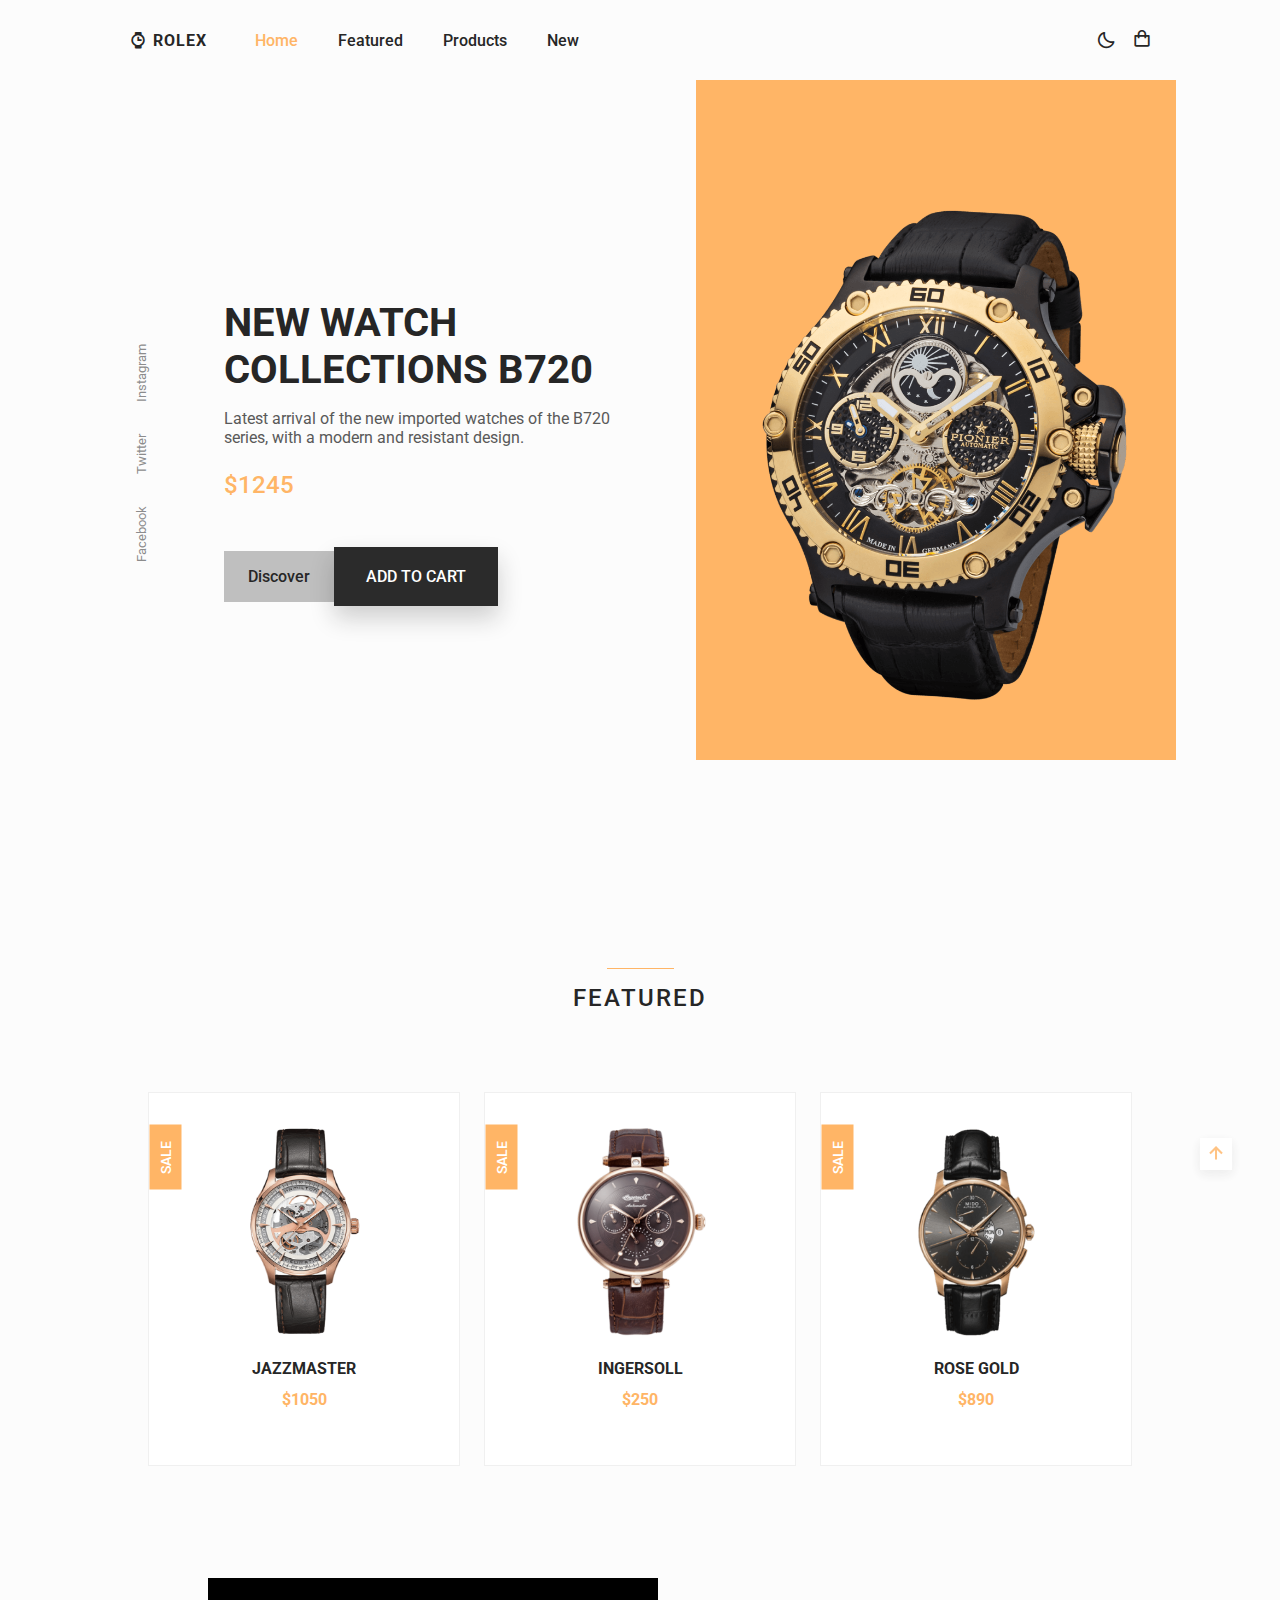
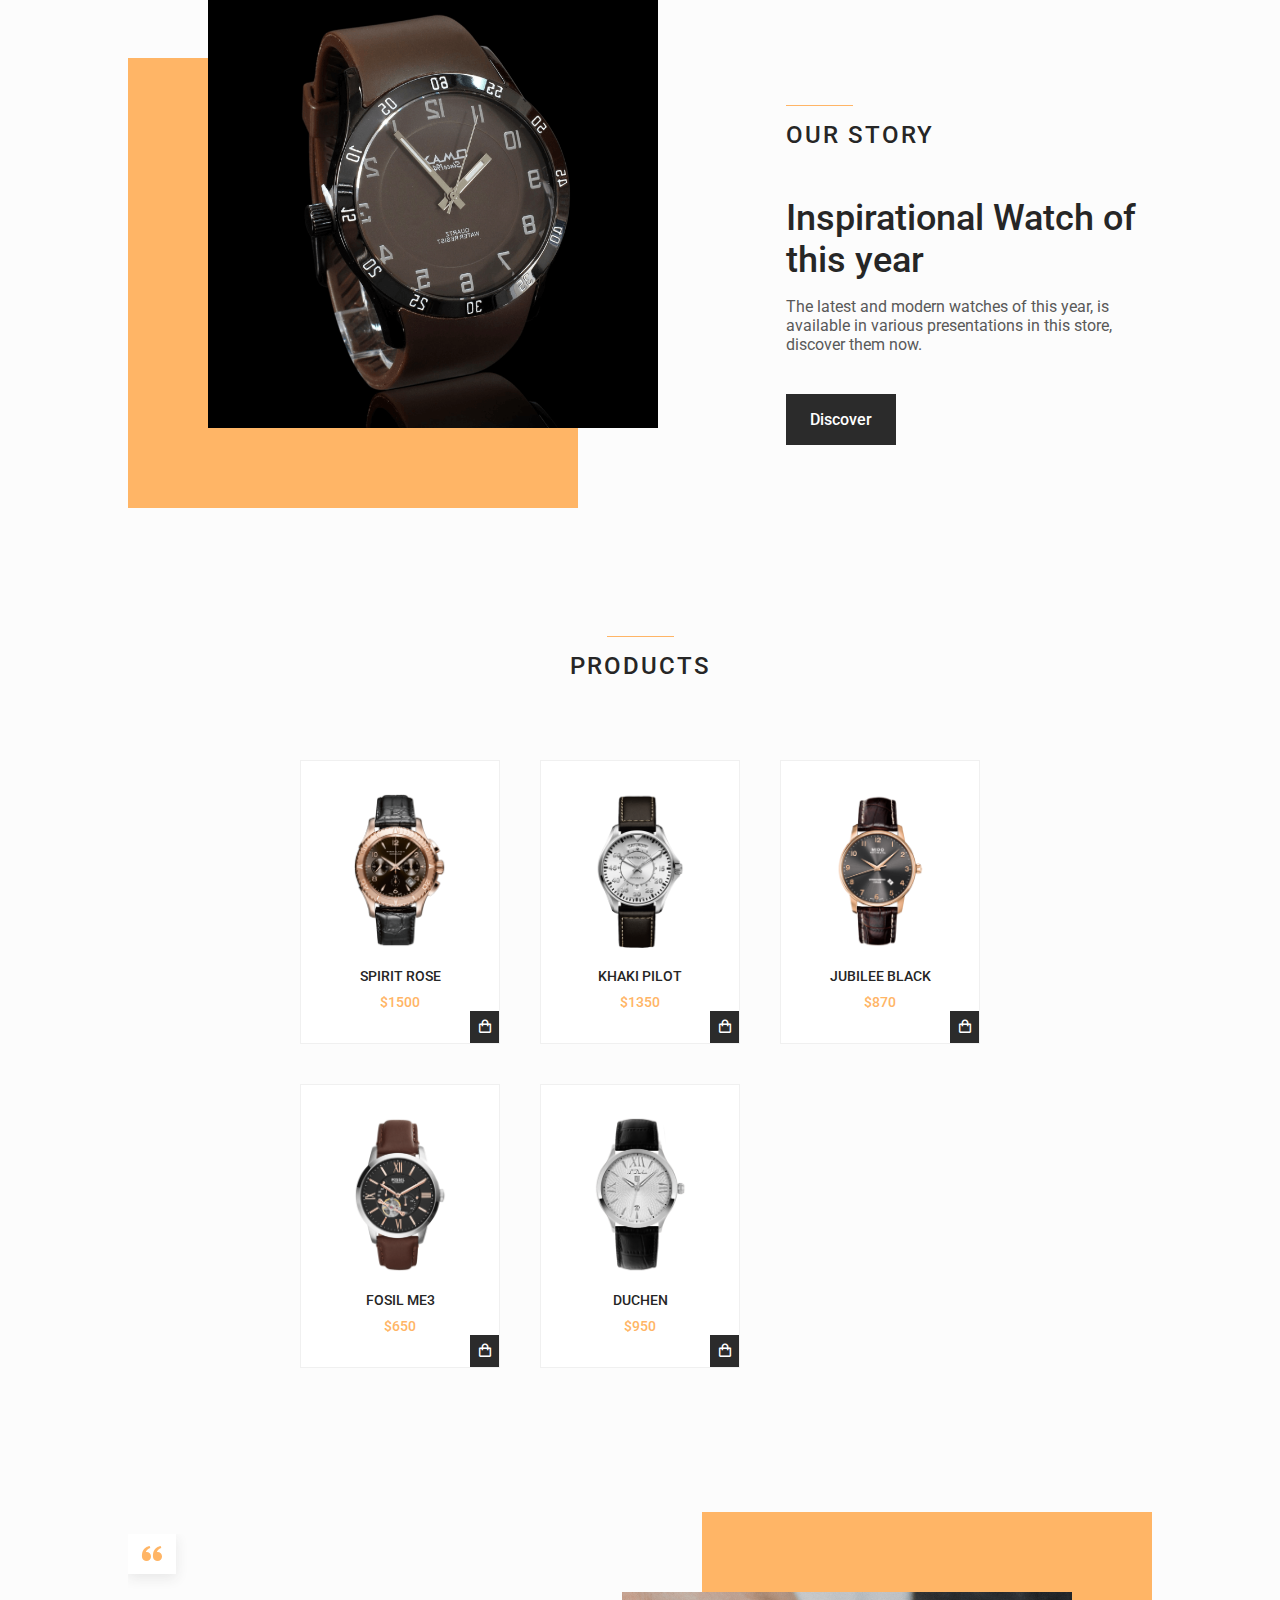
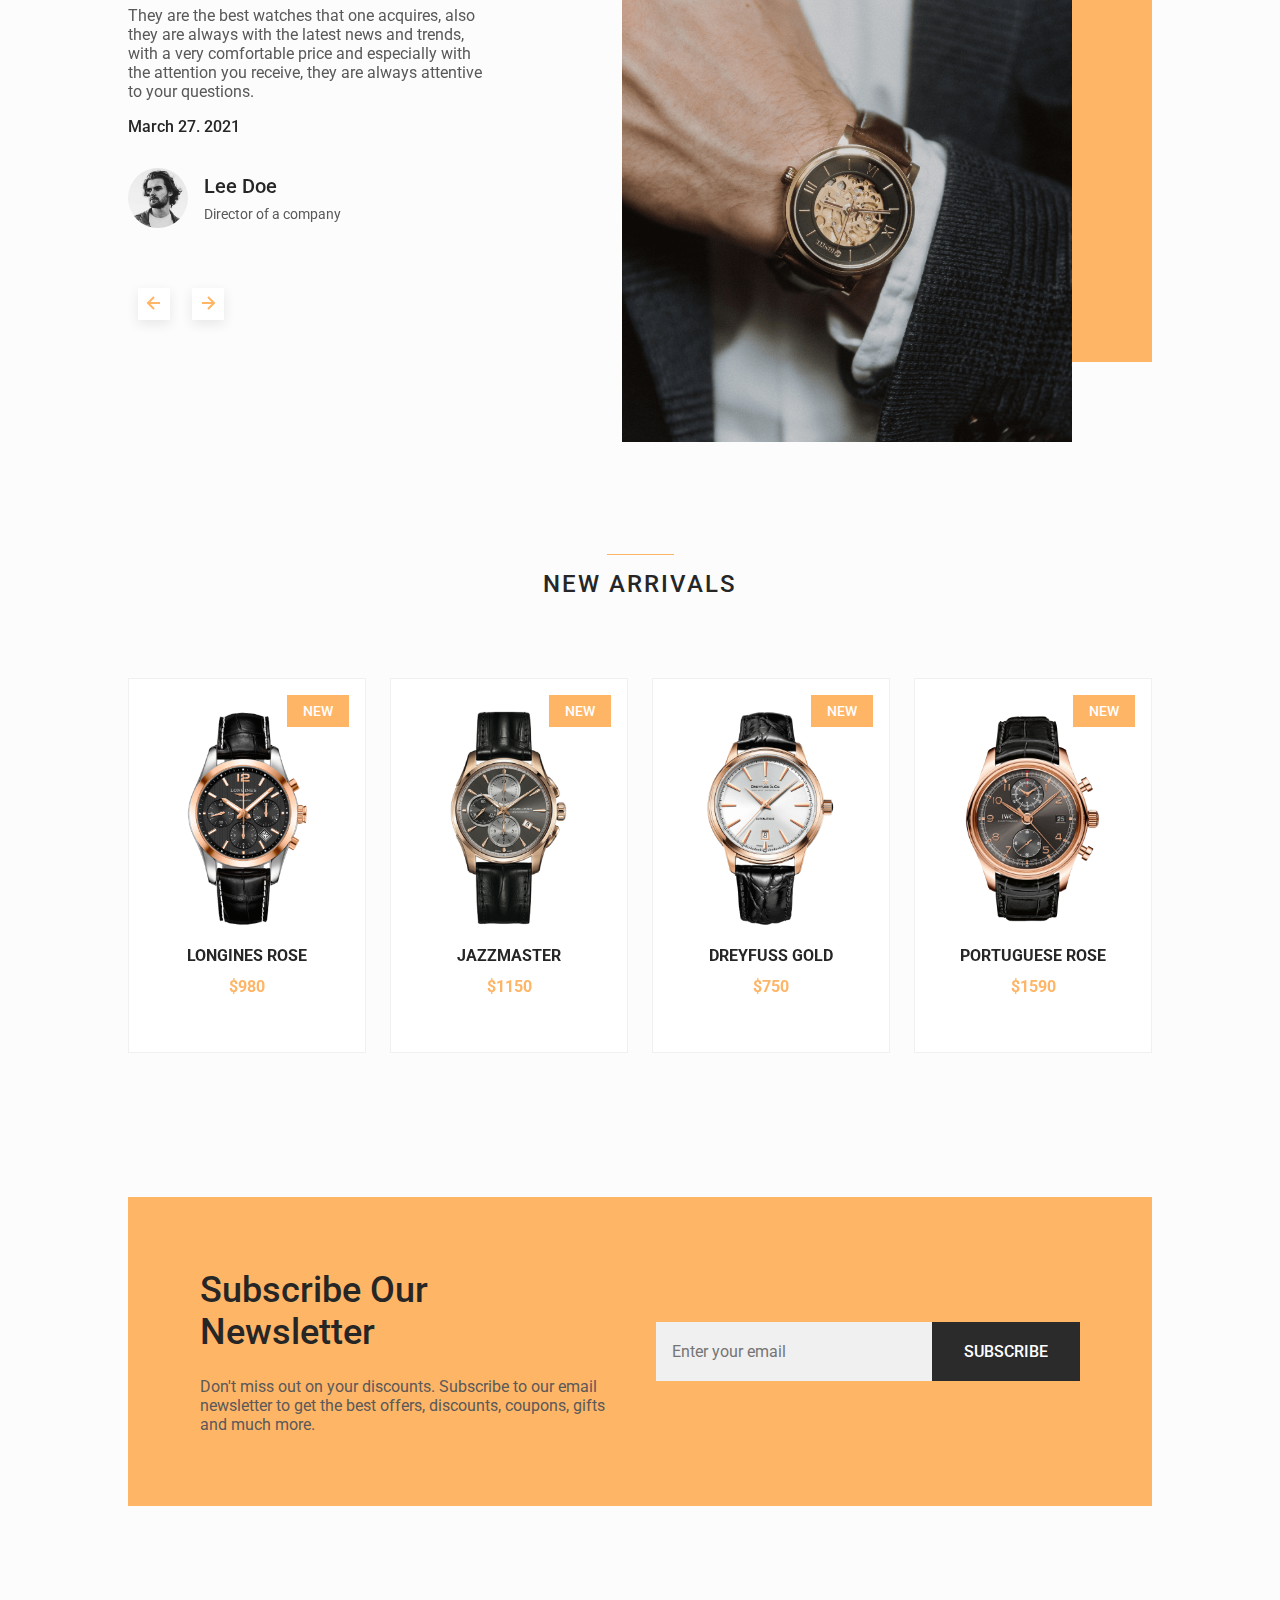
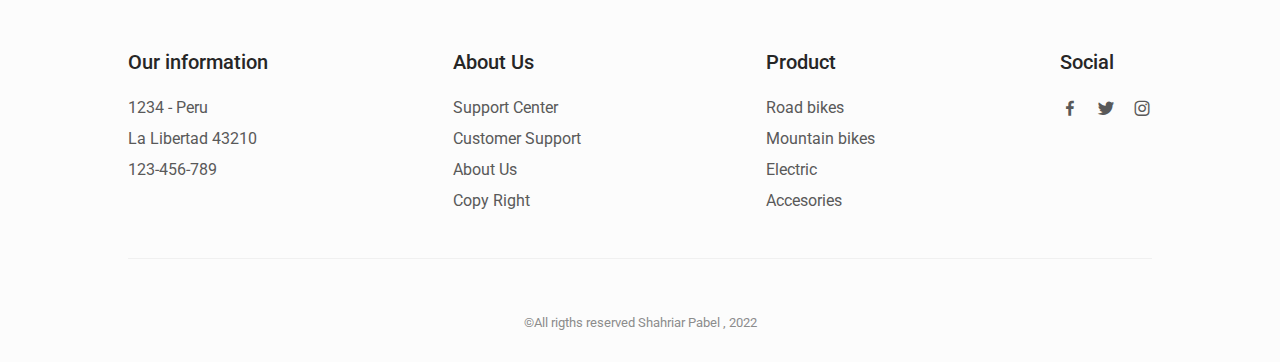
<file: responsive-watches-website-main/index.html>
<!DOCTYPE html>
<html lang="en">

<head>
    <meta charset="UTF-8">
    <meta name="viewport" content="width=device-width, initial-scale=1.0">

    <!--=============== FAVICON ===============-->
    <link rel="shortcut icon" href="assets/img/favicon.png" type="image/x-icon">

    <!--=============== BOXICONS ===============-->
    <link rel="stylesheet" href="https://cdn.jsdelivr.net/npm/boxicons@latest/css/boxicons.min.css">

    <!--=============== SWIPER CSS ===============-->
    <link rel="stylesheet" href="assets/css/swiper-bundle.min.css">

    <!--=============== CSS ===============-->
    <link rel="stylesheet" href="assets/css/styles.css">

    <title>Responsive watches website - Bedimcode</title>
</head>

<body>
    <!--==================== HEADER ====================-->
    <header class="header" id="header">
        <nav class="nav container">
            <a href="#" class="nav__logo">
                <i class='bx bxs-watch nav__logo-icon'></i> Rolex
            </a>

            <div class="nav__menu" id="nav-menu">
                <ul class="nav__list">
                    <li class="nav__item">
                        <a href="#home" class="nav__link active-link">Home</a>
                    </li>
                    <li class="nav__item">
                        <a href="#featured" class="nav__link">Featured</a>
                    </li>
                    <li class="nav__item">
                        <a href="#products" class="nav__link">Products</a>
                    </li>
                    <li class="nav__item">
                        <a href="#new" class="nav__link">New</a>
                    </li>
                </ul>

                <div class="nav__close" id="nav-close">
                    <i class='bx bx-x'></i>
                </div>
            </div>

            <div class="nav__btns">
                <!-- Theme change button -->
                <i class='bx bx-moon change-theme' id="theme-button"></i>

                <div class="nav__shop" id="cart-shop">
                    <i class='bx bx-shopping-bag'></i>
                </div>

                <div class="nav__toggle" id="nav-toggle">
                    <i class='bx bx-grid-alt'></i>
                </div>
            </div>
        </nav>
    </header>

    <!--==================== CART ====================-->
    <div class="cart" id="cart">
        <i class='bx bx-x cart__close' id="cart-close"></i>

        <h2 class="cart__title-center">My Cart</h2>

        <div class="cart__container">
            <article class="cart__card">
                <div class="cart__box">
                    <img src="assets/img/featured1.png" alt="" class="cart__img">
                </div>

                <div class="cart__details">
                    <h3 class="cart__title">Jazzmaster</h3>
                    <span class="cart__price">$1050</span>

                    <div class="cart__amount">
                        <div class="cart__amount-content">
                            <span class="cart__amount-box">
                                    <i class='bx bx-minus' ></i>
                                </span>

                            <span class="cart__amount-number">1</span>

                            <span class="cart__amount-box">
                                    <i class='bx bx-plus' ></i>
                                </span>
                        </div>

                        <i class='bx bx-trash-alt cart__amount-trash'></i>
                    </div>
                </div>
            </article>

            <article class="cart__card">
                <div class="cart__box">
                    <img src="assets/img/featured3.png" alt="" class="cart__img">
                </div>

                <div class="cart__details">
                    <h3 class="cart__title">Rose Gold</h3>
                    <span class="cart__price">$850</span>

                    <div class="cart__amount">
                        <div class="cart__amount-content">
                            <span class="cart__amount-box">
                                    <i class='bx bx-minus' ></i>
                                </span>

                            <span class="cart__amount-number">1</span>

                            <span class="cart__amount-box">
                                    <i class='bx bx-plus' ></i>
                                </span>
                        </div>

                        <i class='bx bx-trash-alt cart__amount-trash'></i>
                    </div>
                </div>
            </article>

            <article class="cart__card">
                <div class="cart__box">
                    <img src="assets/img/new1.png" alt="" class="cart__img">
                </div>

                <div class="cart__details">
                    <h3 class="cart__title">Longines Rose</h3>
                    <span class="cart__price">$980</span>

                    <div class="cart__amount">
                        <div class="cart__amount-content">
                            <span class="cart__amount-box">
                                    <i class='bx bx-minus' ></i>
                                </span>

                            <span class="cart__amount-number">1</span>

                            <span class="cart__amount-box">
                                    <i class='bx bx-plus' ></i>
                                </span>
                        </div>

                        <i class='bx bx-trash-alt cart__amount-trash'></i>
                    </div>
                </div>
            </article>
        </div>

        <div class="cart__prices">
            <span class="cart__prices-item">3 items</span>
            <span class="cart__prices-total">$2880</span>
        </div>
    </div>

    <!--==================== MAIN ====================-->
    <main class="main">
        <!--==================== HOME ====================-->
        <section class="home" id="home">
            <div class="home__container container grid">
                <div class="home__img-bg">
                    <img src="assets/img/home.png" alt="" class="home__img">
                </div>

                <div class="home__social">
                    <a href="https://www.facebook.com/" target="_blank" class="home__social-link">
                            Facebook
                        </a>
                    <a href="https://twitter.com/" target="_blank" class="home__social-link">
                            Twitter
                        </a>
                    <a href="https://www.instagram.com/" target="_blank" class="home__social-link">
                            Instagram
                        </a>
                </div>

                <div class="home__data">
                    <h1 class="home__title">NEW WATCH <br> COLLECTIONS B720</h1>
                    <p class="home__description">
                        Latest arrival of the new imported watches of the B720 series, with a modern and resistant design.
                    </p>
                    <span class="home__price">$1245</span>

                    <div class="home__btns">
                        <a href="#" class="button button--gray button--small">
                                Discover
                            </a>

                        <button class="button home__button">ADD TO CART</button>
                    </div>
                </div>
            </div>
        </section>

        <!--==================== FEATURED ====================-->
        <section class="featured section container" id="featured">
            <h2 class="section__title">
                Featured
            </h2>

            <div class="featured__container grid">
                <article class="featured__card">
                    <span class="featured__tag">Sale</span>

                    <img src="assets/img/featured1.png" alt="" class="featured__img">

                    <div class="featured__data">
                        <h3 class="featured__title">Jazzmaster</h3>
                        <span class="featured__price">$1050</span>
                    </div>

                    <button class="button featured__button">ADD TO CART</button>
                </article>

                <article class="featured__card">
                    <span class="featured__tag">Sale</span>

                    <img src="assets/img/featured2.png" alt="" class="featured__img">

                    <div class="featured__data">
                        <h3 class="featured__title">Ingersoll</h3>
                        <span class="featured__price">$250</span>
                    </div>

                    <button class="button featured__button">ADD TO CART</button>
                </article>

                <article class="featured__card">
                    <span class="featured__tag">Sale</span>

                    <img src="assets/img/featured3.png" alt="" class="featured__img">

                    <div class="featured__data">
                        <h3 class="featured__title">Rose gold</h3>
                        <span class="featured__price">$890</span>
                    </div>

                    <button class="button featured__button">ADD TO CART</button>
                </article>
            </div>
        </section>

        <!--==================== STORY ====================-->
        <section class="story section container">
            <div class="story__container grid">
                <div class="story__data">
                    <h2 class="section__title story__section-title">
                        Our Story
                    </h2>

                    <h1 class="story__title">
                        Inspirational Watch of <br> this year
                    </h1>

                    <p class="story__description">
                        The latest and modern watches of this year, is available in various presentations in this store, discover them now.
                    </p>

                    <a href="#" class="button button--small">Discover</a>
                </div>

                <div class="story__images">
                    <img src="assets/img/story.png" alt="" class="story__img">
                    <div class="story__square"></div>
                </div>
            </div>
        </section>

        <!--==================== PRODUCTS ====================-->
        <section class="products section container" id="products">
            <h2 class="section__title">
                Products
            </h2>

            <div class="products__container grid">
                <article class="products__card">
                    <img src="assets/img/product1.png" alt="" class="products__img">

                    <h3 class="products__title">Spirit rose</h3>
                    <span class="products__price">$1500</span>

                    <button class="products__button">
                            <i class='bx bx-shopping-bag'></i>
                        </button>
                </article>

                <article class="products__card">
                    <img src="assets/img/product2.png" alt="" class="products__img">

                    <h3 class="products__title">Khaki pilot</h3>
                    <span class="products__price">$1350</span>

                    <button class="products__button">
                            <i class='bx bx-shopping-bag'></i>
                        </button>
                </article>

                <article class="products__card">
                    <img src="assets/img/product3.png" alt="" class="products__img">

                    <h3 class="products__title">Jubilee black</h3>
                    <span class="products__price">$870</span>

                    <button class="products__button">
                            <i class='bx bx-shopping-bag'></i>
                        </button>
                </article>

                <article class="products__card">
                    <img src="assets/img/product4.png" alt="" class="products__img">

                    <h3 class="products__title">Fosil me3</h3>
                    <span class="products__price">$650</span>

                    <button class="products__button">
                            <i class='bx bx-shopping-bag'></i>
                        </button>
                </article>

                <article class="products__card">
                    <img src="assets/img/product5.png" alt="" class="products__img">

                    <h3 class="products__title">Duchen</h3>
                    <span class="products__price">$950</span>

                    <button class="products__button">
                            <i class='bx bx-shopping-bag'></i>
                        </button>
                </article>
            </div>
        </section>

        <!--==================== TESTIMONIAL ====================-->
        <section class="testimonial section container">
            <div class="testimonial__container grid">
                <div class="swiper testimonial-swiper">
                    <div class="swiper-wrapper">
                        <div class="testimonial__card swiper-slide">
                            <div class="testimonial__quote">
                                <i class='bx bxs-quote-alt-left'></i>
                            </div>
                            <p class="testimonial__description">
                                They are the best watches that one acquires, also they are always with the latest news and trends, with a very comfortable price and especially with the attention you receive, they are always attentive to your questions.
                            </p>
                            <h3 class="testimonial__date">March 27. 2021</h3>

                            <div class="testimonial__perfil">
                                <img src="assets/img/testimonial1.jpg" alt="" class="testimonial__perfil-img">

                                <div class="testimonial__perfil-data">
                                    <span class="testimonial__perfil-name">Lee Doe</span>
                                    <span class="testimonial__perfil-detail">Director of a company</span>
                                </div>
                            </div>
                        </div>

                        <div class="testimonial__card swiper-slide">
                            <div class="testimonial__quote">
                                <i class='bx bxs-quote-alt-left'></i>
                            </div>
                            <p class="testimonial__description">
                                They are the best watches that one acquires, also they are always with the latest news and trends, with a very comfortable price and especially with the attention you receive, they are always attentive to your questions.
                            </p>
                            <h3 class="testimonial__date">March 27. 2021</h3>

                            <div class="testimonial__perfil">
                                <img src="assets/img/testimonial2.jpg" alt="" class="testimonial__perfil-img">

                                <div class="testimonial__perfil-data">
                                    <span class="testimonial__perfil-name">Samantha Mey</span>
                                    <span class="testimonial__perfil-detail">Director of a company</span>
                                </div>
                            </div>
                        </div>

                        <div class="testimonial__card swiper-slide">
                            <div class="testimonial__quote">
                                <i class='bx bxs-quote-alt-left'></i>
                            </div>
                            <p class="testimonial__description">
                                They are the best watches that one acquires, also they are always with the latest news and trends, with a very comfortable price and especially with the attention you receive, they are always attentive to your questions.
                            </p>
                            <h3 class="testimonial__date">March 27. 2021</h3>

                            <div class="testimonial__perfil">
                                <img src="assets/img/testimonial3.jpg" alt="" class="testimonial__perfil-img">

                                <div class="testimonial__perfil-data">
                                    <span class="testimonial__perfil-name">Raul Zaman</span>
                                    <span class="testimonial__perfil-detail">Director of a company</span>
                                </div>
                            </div>
                        </div>
                    </div>

                    <div class="swiper-button-next">
                        <i class='bx bx-right-arrow-alt'></i>
                    </div>
                    <div class="swiper-button-prev">
                        <i class='bx bx-left-arrow-alt'></i>
                    </div>
                </div>

                <div class="testimonial__images">
                    <div class="testimonial__square"></div>
                    <img src="assets/img/testimonial.png" alt="" class="testimonial__img">
                </div>
            </div>
        </section>

        <!--==================== NEW ====================-->
        <section class="new section container" id="new">
            <h2 class="section__title">
                New Arrivals
            </h2>

            <div class="new__container">
                <div class="swiper new-swiper">
                    <div class="swiper-wrapper">
                        <article class="new__card swiper-slide">
                            <span class="new__tag">New</span>

                            <img src="assets/img/new1.png" alt="" class="new__img">

                            <div class="new__data">
                                <h3 class="new__title">Longines rose</h3>
                                <span class="new__price">$980</span>
                            </div>

                            <button class="button new__button">ADD TO CART</button>
                        </article>

                        <article class="new__card swiper-slide">
                            <span class="new__tag">New</span>

                            <img src="assets/img/new2.png" alt="" class="new__img">

                            <div class="new__data">
                                <h3 class="new__title">Jazzmaster</h3>
                                <span class="new__price">$1150</span>
                            </div>

                            <button class="button new__button">ADD TO CART</button>
                        </article>

                        <article class="new__card swiper-slide">
                            <span class="new__tag">New</span>

                            <img src="assets/img/new3.png" alt="" class="new__img">

                            <div class="new__data">
                                <h3 class="new__title">Dreyfuss gold</h3>
                                <span class="new__price">$750</span>
                            </div>

                            <button class="button new__button">ADD TO CART</button>
                        </article>

                        <article class="new__card swiper-slide">
                            <span class="new__tag">New</span>

                            <img src="assets/img/new4.png" alt="" class="new__img">

                            <div class="new__data">
                                <h3 class="new__title">Portuguese rose</h3>
                                <span class="new__price">$1590</span>
                            </div>

                            <button class="button new__button">ADD TO CART</button>
                        </article>
                    </div>
                </div>
            </div>
        </section>

        <!--==================== NEWSLETTER ====================-->
        <section class="newsletter section container">
            <div class="newsletter__bg grid">
                <div>
                    <h2 class="newsletter__title">Subscribe Our <br> Newsletter</h2>
                    <p class="newsletter__description">
                        Don't miss out on your discounts. Subscribe to our email newsletter to get the best offers, discounts, coupons, gifts and much more.
                    </p>
                </div>

                <form action="" class="newsletter__subscribe">
                    <input type="email" placeholder="Enter your email" class="newsletter__input">
                    <button class="button">
                            SUBSCRIBE
                        </button>
                </form>
            </div>
        </section>
    </main>

    <!--==================== FOOTER ====================-->
    <footer class="footer section">
        <div class="footer__container container grid">
            <div class="footer__content">
                <h3 class="footer__title">Our information</h3>

                <ul class="footer__list">
                    <li>1234 - Peru</li>
                    <li>La Libertad 43210</li>
                    <li>123-456-789</li>
                </ul>
            </div>
            <div class="footer__content">
                <h3 class="footer__title">About Us</h3>

                <ul class="footer__links">
                    <li>
                        <a href="#" class="footer__link">Support Center</a>
                    </li>
                    <li>
                        <a href="#" class="footer__link">Customer Support</a>
                    </li>
                    <li>
                        <a href="#" class="footer__link">About Us</a>
                    </li>
                    <li>
                        <a href="#" class="footer__link">Copy Right</a>
                    </li>
                </ul>
            </div>

            <div class="footer__content">
                <h3 class="footer__title">Product</h3>

                <ul class="footer__links">
                    <li>
                        <a href="#" class="footer__link">Road bikes</a>
                    </li>
                    <li>
                        <a href="#" class="footer__link">Mountain bikes</a>
                    </li>
                    <li>
                        <a href="#" class="footer__link">Electric</a>
                    </li>
                    <li>
                        <a href="#" class="footer__link">Accesories</a>
                    </li>
                </ul>
            </div>

            <div class="footer__content">
                <h3 class="footer__title">Social</h3>

                <ul class="footer__social">
                    <a href="https://www.facebook.com/" target="_blank" class="footer__social-link">
                        <i class='bx bxl-facebook'></i>
                    </a>

                    <a href="https://twitter.com/" target="_blank" class="footer__social-link">
                        <i class='bx bxl-twitter'></i>
                    </a>

                    <a href="https://www.instagram.com/" target="_blank" class="footer__social-link">
                        <i class='bx bxl-instagram'></i>
                    </a>
                </ul>
            </div>
        </div>

        <span class="footer__copy">&#169;All rigths reserved Shahriar Pabel , 2022</span>
    </footer>

    <!--=============== SCROLL UP ===============-->
    <a href="#" class="scrollup" id="scroll-up">
        <i class='bx bx-up-arrow-alt scrollup__icon'></i>
    </a>

    <!--=============== SWIPER JS ===============-->
    <script src="assets/js/swiper-bundle.min.js"></script>

    <!--=============== MAIN JS ===============-->
    <script src="assets/js/main.js"></script>
</body>

</html>
</file>
<file: responsive-watches-website-main/assets/css/styles.css>
/*=============== GOOGLE FONTS ===============*/

@import url("https://fonts.googleapis.com/css2?family=Roboto:wght@400;500;700&display=swap");

/*=============== VARIABLES CSS ===============*/

:root {
    --header-height: 3.5rem;
    /*========== Colors ==========*/
    --first-color: hsl(31, 100%, 70%);
    --button-color: hsl(0, 0%, 17%);
    --button-color-alt: hsl(0, 0%, 21%);
    --title-color: hsl(0, 0%, 15%);
    --text-color: hsl(0, 0%, 35%);
    --text-color-light: hsl(0, 0%, 55%);
    --body-color: hsl(0, 0%, 99%);
    --container-color: #fff;
    --border-color: hsl(0, 0%, 94%);
    /*========== Font and typography ==========*/
    --body-font: 'Roboto', sans-serif;
    --biggest-font-size: 2rem;
    --h1-font-size: 1.5rem;
    --h2-font-size: 1.25rem;
    --h3-font-size: 1rem;
    --normal-font-size: .938rem;
    --small-font-size: .813rem;
    --smaller-font-size: .75rem;
    /*========== Font weight ==========*/
    --font-medium: 500;
    --font-bold: 700;
    /*========== Margenes Bottom ==========*/
    --mb-0-5: .5rem;
    --mb-0-75: .75rem;
    --mb-1: 1rem;
    --mb-1-5: 1.5rem;
    --mb-2: 2rem;
    --mb-2-5: 2.5rem;
    --mb-3: 3rem;
    /*========== z index ==========*/
    --z-tooltip: 10;
    --z-fixed: 100;
}

@media screen and (min-width: 968px) {
     :root {
        --biggest-font-size: 2.5rem;
        --h1-font-size: 2.25rem;
        --h2-font-size: 1.5rem;
        --h3-font-size: 1.25rem;
        --normal-font-size: 1rem;
        --small-font-size: .875rem;
        --smaller-font-size: .813rem;
    }
}


/*=============== BASE ===============*/

* {
    box-sizing: border-box;
    padding: 0;
    margin: 0;
}

html {
    scroll-behavior: smooth;
}

body,
button,
input {
    font-family: var(--body-font);
    font-size: var(--normal-font-size);
}

body {
    margin: 0;
    background-color: var(--body-color);
    color: var(--text-color);
    /*For animation dark mode*/
    transition: .4s;
}

h1,
h2,
h3,
h4 {
    color: var(--title-color);
    font-weight: var(--font-medium);
}

ul {
    list-style: none;
}

a {
    text-decoration: none;
}

img {
    max-width: 100%;
    height: auto;
}

button {
    cursor: pointer;
    border: none;
    outline: none;
}


/*=============== THEME ===============*/


/*========== Variables Dark theme ==========*/

body.dark-theme {
    --first-color: hsl(31, 76%, 74%);
    --button-color: hsl(0, 0%, 24%);
    --button-color-alt: hsl(0, 0%, 28%);
    --title-color: hsl(0, 0%, 95%);
    --text-color: hsl(0, 0%, 75%);
    --body-color: hsl(0, 0%, 12%);
    --container-color: hsl(0, 0%, 16%);
    --border-color: hsl(0, 0%, 20%);
}


/*========== Button Dark/Light ==========*/

.change-theme {
    color: var(--title-color);
    font-size: 1.25rem;
    cursor: pointer;
}

.dark-theme .change-theme,
.dark-theme .nav__toggle,
.dark-theme .nav__shop,
.dark-theme .button--gray {
    color: hsl(0, 0%, 15%);
}

.dark-theme .scroll-header {
    box-shadow: 0 1px 4px hsla(0, 0%, 4%, .3);
}

.scroll-header .change-theme,
.scroll-header .nav__toggle,
.scroll-header .nav__shop {
    color: var(--title-color);
}

.dark-theme::-webkit-scrollbar {
    background: hsl(0, 0%, 30%);
}


/*=============== REUSABLE CSS CLASSES ===============*/

.container {
    max-width: 1024px;
    margin-left: var(--mb-1-5);
    margin-right: var(--mb-1-5);
}

.grid {
    display: grid;
}

.main {
    overflow: hidden;
}

.section {
    padding: 6.5rem 0 1rem;
}

.section__title {
    position: relative;
    font-size: var(--h3-font-size);
    margin-bottom: var(--mb-3);
    text-transform: uppercase;
    letter-spacing: 2px;
    text-align: center;
}

.section__title::before {
    content: '';
    position: absolute;
    top: -1rem;
    left: 0;
    right: 0;
    margin: 0 auto;
    width: 67px;
    height: 1px;
    background-color: var(--first-color);
}


/*=============== HEADER & NAV ===============*/

.header {
    width: 100%;
    background: transparent;
    top: 0;
    left: 0;
    z-index: var(--z-fixed);
    transition: .4s;
}

.nav {
    height: var(--header-height);
    display: flex;
    justify-content: space-between;
    align-items: center;
}

.nav__logo,
.nav__toggle,
.nav__shop,
.nav__close {
    color: var(--title-color);
}

.nav__logo {
    text-transform: uppercase;
    font-weight: var(--font-bold);
    letter-spacing: 1px;
    display: inline-flex;
    align-items: center;
    column-gap: .25rem;
}

.nav__logo-icon {
    font-size: 1.25rem;
}

.nav__btns {
    display: flex;
    align-items: center;
    column-gap: 1rem;
}

.nav__toggle,
.nav__shop {
    font-size: 1.25rem;
    cursor: pointer;
}

@media screen and (max-width: 767px) {
    .nav__menu {
        position: fixed;
        background-color: var(--body-color);
        top: 0;
        right: -100%;
        width: 100%;
        height: 100%;
        padding: 6rem 2rem 3.5rem;
        transition: .3s;
    }
}

.nav__list {
    display: flex;
    flex-direction: column;
    align-items: center;
    row-gap: 2rem;
}

.nav__link {
    color: var(--title-color);
    font-weight: var(--font-medium);
    text-transform: uppercase;
    font-size: var(--h2-font-size);
    transition: .3s;
}

.nav__link:hover {
    color: var(--first-color);
}

.nav__close {
    font-size: 2rem;
    position: absolute;
    top: .9rem;
    right: 1.25rem;
    cursor: pointer;
}

.show-menu {
    right: 0;
}

.scroll-header {
    background-color: var(--body-color);
    box-shadow: 0 1px 4px hsla(0, 4%, 15%, .10);
}

.active-link {
    color: var(--first-color);
}


/*=============== HOME ===============*/

.home__container {
    position: relative;
    row-gap: 2.5rem;
}

.home__img {
    width: 240px;
}

.home__img-bg {
    background-color: var(--first-color);
    width: 258px;
    height: 430px;
    padding-bottom: 2rem;
    display: flex;
    justify-content: center;
    align-items: flex-end;
    justify-self: flex-end;
    transform: translateX(1.5rem);
}

.home__social {
    position: absolute;
    top: 35%;
    left: -5rem;
    transform: rotate(-90deg);
    display: flex;
    column-gap: 1rem;
}

.home__social-link {
    font-size: var(--smaller-font-size);
    color: var(--text-color-light);
    transition: .3s;
}

.home__social-link:hover {
    color: var(--title-color);
}

.home__title {
    font-size: var(--biggest-font-size);
    font-weight: var(--font-bold);
    margin-bottom: var(--mb-1);
}

.home__description {
    margin-bottom: var(--mb-1-5);
}

.home__price {
    display: inline-block;
    font-size: var(--h2-font-size);
    font-weight: var(--font-medium);
    color: var(--first-color);
    margin-bottom: var(--mb-3);
}

.home__btns {
    display: flex;
    align-items: center;
}

.home__button {
    box-shadow: 0 12px 24px hsla(0, 0%, 10%, .2);
}

.button {
    display: inline-block;
    background-color: var(--button-color);
    color: #FFF;
    padding: 1.25rem 2rem;
    font-weight: var(--font-medium);
    transition: .3s;
}

.button:hover {
    background-color: var(--button-color-alt);
}

.button--gray {
    background-color: hsl(0, 0%, 75%);
    color: var(--title-color);
}

.button--gray:hover {
    background-color: hsl(0, 0%, 63%);
}

.button--small {
    padding: 1rem 1.5rem;
}


/*=============== FEATURED ===============*/

.featured__container {
    row-gap: 2.5rem;
}

.featured__card {
    position: relative;
    text-align: center;
    background-color: var(--container-color);
    padding-top: 2rem;
    border: 1px solid var(--border-color);
    overflow-y: hidden;
    transition: .3s;
}

.featured__tag {
    background-color: var(--first-color);
    padding: .5rem 1rem;
    color: #fff;
    text-transform: uppercase;
    font-size: var(--small-font-size);
    font-weight: var(--font-medium);
    position: absolute;
    transform: rotate(-90deg);
    left: -1rem;
    top: 3rem;
}

.featured__img {
    height: 214px;
    margin-bottom: var(--mb-1);
}

.featured__title,
.featured__price {
    font-size: var(--h3-font-size);
    font-weight: var(--font-bold);
}

.featured__title {
    text-transform: uppercase;
    margin-bottom: var(--mb-0-75);
}

.featured__price {
    display: block;
    color: var(--first-color);
    transition: .3s;
}

.featured__button {
    font-size: var(--small-font-size);
    transform: translateY(1rem);
    opacity: 0;
}

.featured__card:hover {
    box-shadow: 0 12px 32px hsla(0, 0%, 20%, .1);
    padding: 2rem 0 3rem 0;
}

.featured__card:hover .featured__button {
    transform: translateY(0);
    opacity: 1;
}

.featured__card:hover .featured__price {
    margin-bottom: var(--mb-1-5);
}


/*=============== STORY ===============*/

.story__container {
    row-gap: 7.5rem;
}

.story__title {
    font-size: var(--h1-font-size);
    margin-bottom: var(--mb-1);
}

.story__description {
    margin-bottom: var(--mb-2-5);
}

.story__images {
    position: relative;
}

.story__img,
.story__square {
    width: 250px;
}

.story__square {
    height: 250px;
    background-color: var(--first-color);
}

.story__img {
    position: absolute;
    left: 3rem;
    top: -3rem;
}


/*=============== PRODUCTS ===============*/

.products__container {
    grid-template-columns: repeat(2, 1fr);
    gap: 2rem;
}

.products__card {
    position: relative;
    background-color: var(--container-color);
    padding: 1.25rem 0;
    border: 1px solid var(--border-color);
    text-align: center;
    transition: .3s;
}

.products__img {
    height: 125px;
    margin-bottom: var(--mb-1);
}

.products__title,
.products__price {
    font-size: var(--small-font-size);
    font-weight: var(--font-medium);
}

.products__title {
    text-transform: uppercase;
    margin-bottom: var(--mb-0-5);
}

.products__price {
    color: var(--first-color);
}

.products__button {
    background-color: var(--button-color);
    padding: .4rem;
    color: #fff;
    font-size: 1rem;
    position: absolute;
    right: 0;
    bottom: 0;
    transition: .3s;
}

.products__button:hover {
    background-color: var(--button-color-alt);
}

.products__card:hover {
    box-shadow: 0 8px 32px hsla(0, 0%, 10%, .1);
}


/*=============== TESTIMONIAL ===============*/

.testimonial__container {
    row-gap: 4rem;
}

.testimonial__quote {
    display: inline-flex;
    background-color: var(--container-color);
    padding: .5rem .75rem;
    font-size: 1.5rem;
    color: var(--first-color);
    box-shadow: 0 4px 12px hsla(0, 0%, 20%, .1);
    margin-bottom: var(--mb-2);
}

.testimonial__description {
    margin-bottom: var(--mb-1);
}

.testimonial__date {
    font-size: var(--normal-font-size);
    margin-bottom: var(--mb-2);
}

.testimonial__perfil {
    display: flex;
    align-items: center;
    column-gap: 1rem;
    margin-bottom: 7rem;
}

.testimonial__perfil-img {
    width: 60px;
    height: 60px;
    border-radius: 3rem;
}

.testimonial__perfil-data {
    display: flex;
    flex-direction: column;
    row-gap: .5rem;
}

.testimonial__perfil-name {
    font-size: var(--h3-font-size);
    font-weight: var(--font-medium);
    color: var(--title-color);
}

.testimonial__perfil-detail {
    font-size: var(--small-font-size);
}

.testimonial__images {
    position: relative;
}

.testimonial__img,
.testimonial__square {
    width: 250px;
}

.testimonial__square {
    height: 250px;
    background-color: var(--first-color);
    margin-left: auto;
}

.testimonial__img {
    position: absolute;
    right: 2rem;
    top: 3rem;
}

.testimonial-swiper {
    margin-left: initial;
    margin-right: initial;
}

.swiper-button-prev:after,
.swiper-button-next:after {
    content: '';
}


/* Swiper class */

.swiper-button-next,
.swiper-button-prev {
    top: initial;
    bottom: 5%;
    width: initial;
    height: initial;
    background-color: var(--container-color);
    box-shadow: 0 4px 12px hsla(0, 0%, 20%, .1);
    padding: .25rem;
    font-size: 1.5rem;
    color: var(--first-color);
}

.swiper-button-next {
    right: initial;
    left: 4rem;
}


/*=============== NEW ===============*/

.new__card {
    position: relative;
    text-align: center;
    background-color: var(--container-color);
    padding-top: 2rem;
    border: 1px solid var(--border-color);
    overflow-y: hidden;
    transition: .3s;
}

.new__tag {
    background-color: var(--first-color);
    padding: .5rem 1rem;
    color: #fff;
    text-transform: uppercase;
    font-size: var(--small-font-size);
    font-weight: var(--font-medium);
    position: absolute;
    top: 1rem;
    right: 1rem;
    transition: .3s;
}

.new__img {
    height: 215px;
    margin-bottom: var(--mb-1);
}

.new__title,
.new__price {
    font-size: var(--h3-font-size);
    font-weight: var(--font-bold);
}

.new__title {
    text-transform: uppercase;
    margin-bottom: var(--mb-0-75);
}

.new__price {
    display: block;
    color: var(--first-color);
    transition: .3s;
}

.new__button {
    font-size: var(--small-font-size);
    transform: translateY(1rem);
    opacity: 0;
}

.new__card:hover {
    background-color: var(--first-color);
    box-shadow: 0 12px 32px hsla(0, 0%, 20%, .1);
    padding: 2rem 0 3rem 0;
}

.new__card:hover .new__tag {
    background-color: var(--button-color);
}

.new__card:hover .new__button {
    transform: translateY(0);
    opacity: 1;
}

.new__card:hover .new__title {
    color: hsl(0, 0%, 15%);
}

.new__card:hover .new__price {
    color: hsl(0, 0%, 15%);
    margin-bottom: var(--mb-1-5);
}


/*=============== NEWSLETTER ===============*/

.newsletter__bg {
    background-color: var(--first-color);
    padding: 3rem 1.5rem;
    text-align: center;
    row-gap: 2.5rem;
}

.newsletter__title {
    font-size: var(--h1-font-size);
    color: hsl(0, 0%, 15%);
    margin-bottom: var(--mb-1-5);
}

.newsletter__description {
    color: hsl(0, 0%, 35%);
}

.newsletter__subscribe {
    display: flex;
    flex-direction: column;
    row-gap: .75rem;
}

.newsletter__input {
    border: none;
    outline: none;
    background-color: hsl(0, 0%, 94%);
    padding: 1.25rem 1rem;
    color: hsl(0, 0%, 15%);
}


/*=============== FOOTER ===============*/

.footer__container {
    row-gap: 2rem;
    border-bottom: 1px solid var(--border-color);
    padding-bottom: 3rem;
}

.footer__title {
    font-size: var(--h2-font-size);
    margin-bottom: var(--mb-1-5);
}

.footer__list,
.footer__links {
    display: flex;
    flex-direction: column;
    row-gap: .75rem;
}

.footer__link {
    color: var(--text-color);
}

.footer__link:hover {
    color: var(--title-color);
}

.footer__social {
    display: flex;
    column-gap: 1rem;
}

.footer__social-link {
    font-size: 1.25rem;
    color: var(--text-color);
}

.footer__social-link:hover {
    color: var(--title-color);
}

.footer__copy {
    display: block;
    margin: 3.5rem 0 1rem 0;
    text-align: center;
    font-size: var(--smaller-font-size);
    color: var(--text-color-light);
}


/*=============== SCROLL UP ===============*/

.scrollup {
    position: fixed;
    right: 1rem;
    bottom: -30%;
    background-color: var(--container-color);
    box-shadow: 0 4px 12px hsla(0, 0%, 20%, .1);
    display: inline-flex;
    padding: .25rem;
    z-index: var(--z-tooltip);
    opacity: .8;
    transition: .4s;
}

.scrollup:hover {
    opacity: 1;
}

.scrollup__icon {
    font-size: 1.5rem;
    color: var(--first-color);
}


/* Show Scroll Up*/

.show-scroll {
    bottom: 3rem;
}


/*=============== SCROLL BAR ===============*/

::-webkit-scrollbar {
    width: .6rem;
    background: hsl(0, 0%, 74%);
}

::-webkit-scrollbar-thumb {
    background: hsl(0, 0%, 17%);
}


/*=============== CART ===============*/

.cart {
    position: fixed;
    background-color: var(--body-color);
    z-index: var(--z-fixed);
    width: 100%;
    height: 100%;
    top: 0;
    right: -100%;
    padding: 3.5rem 2rem;
    transition: .4s;
}

.cart__title-center {
    font-size: var(--h2-font-size);
    text-align: center;
    margin-bottom: var(--mb-3);
}

.cart__close {
    font-size: 2rem;
    color: var(--title-color);
    position: absolute;
    top: 1.25rem;
    right: .9rem;
    cursor: pointer;
}

.cart__container {
    display: grid;
    row-gap: 1.5rem;
}

.cart__card {
    display: flex;
    align-items: center;
    column-gap: 1rem;
}

.cart__box {
    background-color: var(--container-color);
    padding: .75rem 1.25rem;
    border: 1px solid var(--border-color);
}

.cart__img {
    width: 50px;
}

.cart__title {
    font-size: var(--normal-font-size);
    margin-bottom: .5rem;
}

.cart__price {
    display: block;
    font-size: var(--small-font-size);
    color: var(--first-color);
    margin-bottom: var(--mb-1-5);
}

.cart__amount,
.cart__amount-content {
    display: flex;
    align-items: center;
}

.cart__amount {
    column-gap: 3rem;
}

.cart__amount-content {
    column-gap: 1rem;
}

.cart__amount-box {
    display: inline-flex;
    padding: .25rem;
    background-color: var(--container-color);
    border: 1px solid var(--border-color);
    cursor: pointer;
}

.cart__amount-trash {
    font-size: 1.15rem;
    color: var(--first-color);
    cursor: pointer;
}

.cart__prices {
    margin-top: 6rem;
    display: flex;
    justify-content: space-between;
}

.cart__prices-item,
.cart__prices-total {
    color: var(--title-color);
}

.cart__prices-item {
    font-size: var(--small-font-size);
}

.cart__prices-total {
    font-size: var(--h3-font-size);
    font-weight: var(--font-medium);
}


/* Show cart */

.show-cart {
    right: 0;
}


/*=============== BREAKPOINTS ===============*/


/* For small devices */

@media screen and (max-width: 320px) {
    .container {
        margin-left: var(--mb-1);
        margin-right: var(--mb-1);
    }
    .home__img-bg {
        width: 220px;
    }
    .home__title {
        font-size: var(--h1-font-size);
    }
    .home__button {
        font-size: var(--smaller-font-size);
    }
    .story__square,
    .story__img,
    .testimonial__square,
    .testimonial__img {
        width: 180px;
    }
    .story__square,
    .testimonial__square {
        height: 180px;
    }
    .products__container {
        grid-template-columns: repeat(1, 180px);
        justify-content: center;
    }
}


/* For medium devices */

@media screen and (min-width: 576px) {
    .home__img-bg {
        width: 340px;
    }
    .featured__container {
        grid-template-columns: repeat(2, 1fr);
        justify-content: center;
        align-items: flex-start;
        gap: 1.5rem;
    }
    .footer__container {
        grid-template-columns: repeat(2, 1fr);
    }
}

@media screen and (min-width: 767px) {
    .section {
        padding: 8rem 0 1rem;
    }
    .cart {
        width: 420px;
        box-shadow: -2px 0 4px hsla(0, 0%, 15%, .1);
    }
    .nav {
        height: calc(var(--header-height) + 1.5rem);
        justify-content: initial;
        column-gap: 3rem;
    }
    .nav__toggle,
    .nav__close {
        display: none;
    }
    .nav__list {
        flex-direction: row;
        column-gap: 2.5rem;
    }
    .nav__link {
        text-transform: initial;
        font-size: var(--normal-font-size);
    }
    .nav__btns {
        margin-left: auto;
    }
    .home__container {
        padding-top: 6rem;
        grid-template-columns: 1fr max-content;
        align-items: center;
    }
    .home__img-bg {
        order: 1;
        transform: translate(1.5rem, -6rem);
    }
    .home__data {
        padding: 0 0 3rem 6rem;
    }
    .home__social {
        top: 47%;
        column-gap: 2rem;
    }
    .featured__title,
    .featured__price,
    .new__title,
    .new__price {
        font-size: var(--normal-font-size);
    }
    .story__container,
    .testimonial__container,
    .newsletter__bg {
        grid-template-columns: repeat(2, 1fr);
        align-items: center;
    }
    .story__section-title {
        text-align: initial;
    }
    .story__section-title::before {
        margin: initial;
    }
    .story__images {
        order: -1;
    }
    .products__container {
        grid-template-columns: repeat(3, 200px);
        justify-content: center;
        gap: 2.5rem;
    }
    .products__card {
        padding: 2rem 0;
    }
    .products__img {
        height: 155px;
    }
    .newsletter__bg {
        text-align: initial;
        column-gap: 2rem;
        padding: 4.5rem;
    }
    .newsletter__subscribe {
        flex-direction: row;
    }
    .newsletter__input {
        width: 100%;
    }
    .footer__container {
        grid-template-columns: repeat(4, max-content);
        justify-content: space-between;
    }
    .footer__title {
        font-size: var(--h3-font-size);
    }
}

@media screen and (min-width: 992px) {
    .section__title {
        font-size: var(--h2-font-size);
    }
    .home__container {
        column-gap: 2rem;
    }
    .home__img-bg {
        width: 480px;
        height: 680px;
    }
    .home__img {
        width: 420px;
    }
    .home__social {
        left: -6rem;
    }
    .home__data {
        padding: 0 0 8rem 6rem;
    }
    .featured__container {
        grid-template-columns: repeat(3, 312px);
        padding-top: 2rem;
    }
    .story__container,
    .testimonial__container {
        column-gap: 8rem;
    }
    .story__square,
    .story__img,
    .testimonial__square,
    .testimonial__img {
        width: 450px;
    }
    .story__square,
    .testimonial__square {
        height: 450px;
    }
    .products__container,
    .new__container {
        padding-top: 2rem;
    }
    .testimonial__container {
        padding-bottom: 4rem;
    }
}


/* For large devices */

@media screen and (min-width: 1024px) {
    .container {
        margin-left: auto;
        margin-right: auto;
    }
    .story__container,
    .testimonial__container {
        column-gap: 13rem;
    }
    .story__container {
        padding-top: 3rem;
    }
    .story__img {
        left: 5rem;
        top: -5rem;
    }
    .testimonial__img {
        right: 5rem;
        top: 5rem;
    }
    .scrollup {
        right: 3rem;
    }
}
</file>
